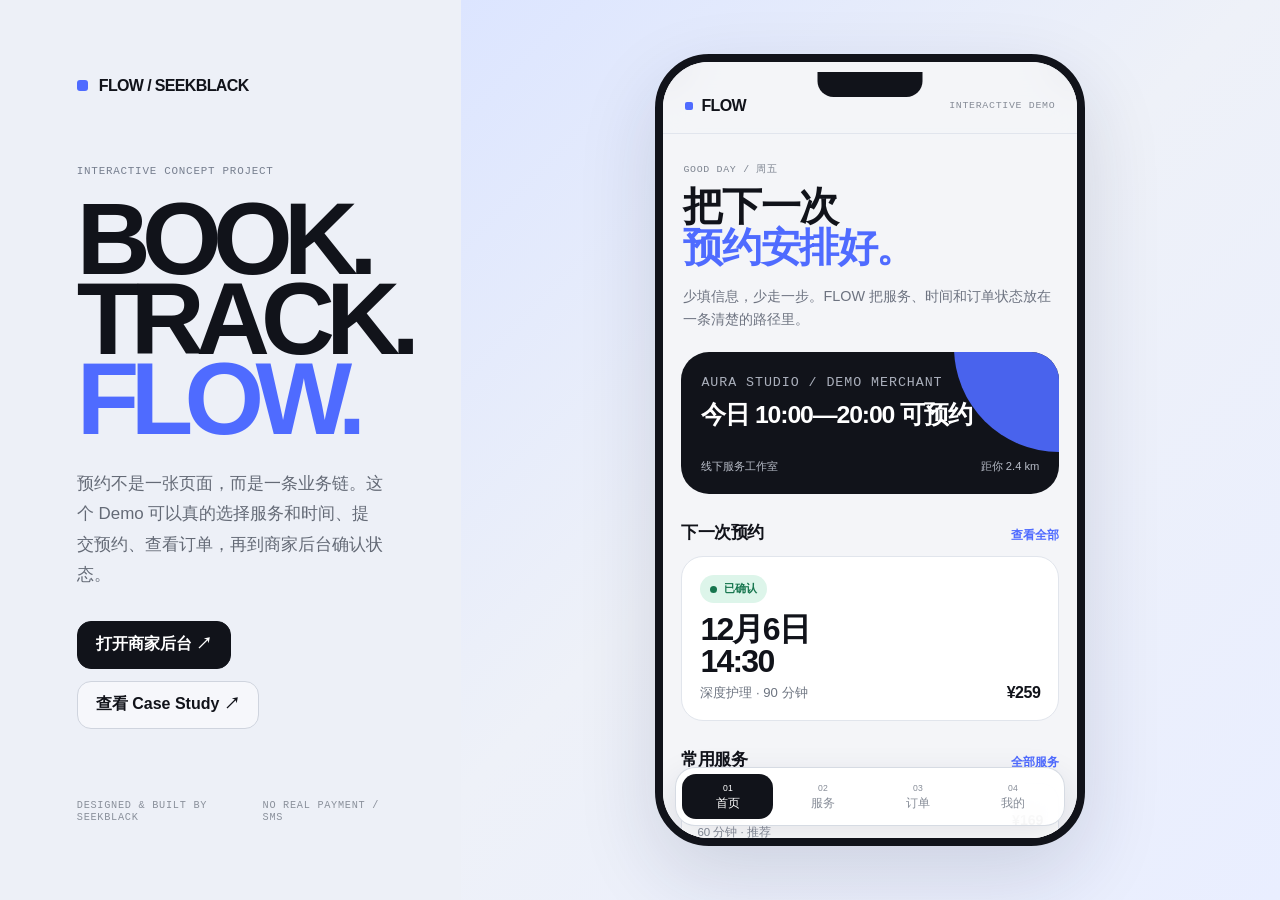
<file: index.html>
<!doctype html>
<html lang="zh-CN">
<head>
  <meta charset="utf-8"><meta name="viewport" content="width=device-width,initial-scale=1,viewport-fit=cover">
  <meta name="robots" content="noindex,follow"><meta name="description" content="FLOW — 可交互预约、订单、会员与商家后台概念 Demo，由 SEEKBLACK 设计与开发。"><meta name="theme-color" content="#11131a">
  <link rel="icon" href="/assets/favicon.svg"><link rel="stylesheet" href="/assets/styles.css?v=20260830-final">
  <title>FLOW — Interactive Mini Program Demo</title>
</head>
<body>
<a class="skip-link" href="#main">跳到主要内容</a>
<div class="demo-shell">
  <aside class="demo-brief" aria-label="FLOW Demo 说明">
    <a class="brief-brand" href="https://seekblack.cn/work/flow/"><i></i>FLOW / SEEKBLACK</a>
    <div class="brief-copy"><div class="brief-kicker mono">INTERACTIVE CONCEPT PROJECT</div><h1>BOOK.<br>TRACK.<br><span>FLOW.</span></h1><p>预约不是一张页面，而是一条业务链。这个 Demo 可以真的选择服务和时间、提交预约、查看订单，再到商家后台确认状态。</p><div class="brief-actions"><a class="brief-link primary" href="/admin/">打开商家后台 ↗</a><a class="brief-link" href="https://seekblack.cn/work/flow/">查看 Case Study ↗</a></div></div>
    <div class="brief-foot mono"><span>DESIGNED & BUILT BY SEEKBLACK</span><span>NO REAL PAYMENT / SMS</span></div>
  </aside>
  <main class="device-stage"><section class="phone-shell" aria-label="FLOW 小程序交互演示"><div class="phone-viewport" id="app"></div></section></main>
</div>
<script src="/assets/app.js?v=20260830-final" defer></script>
</body>
</html>
</file>
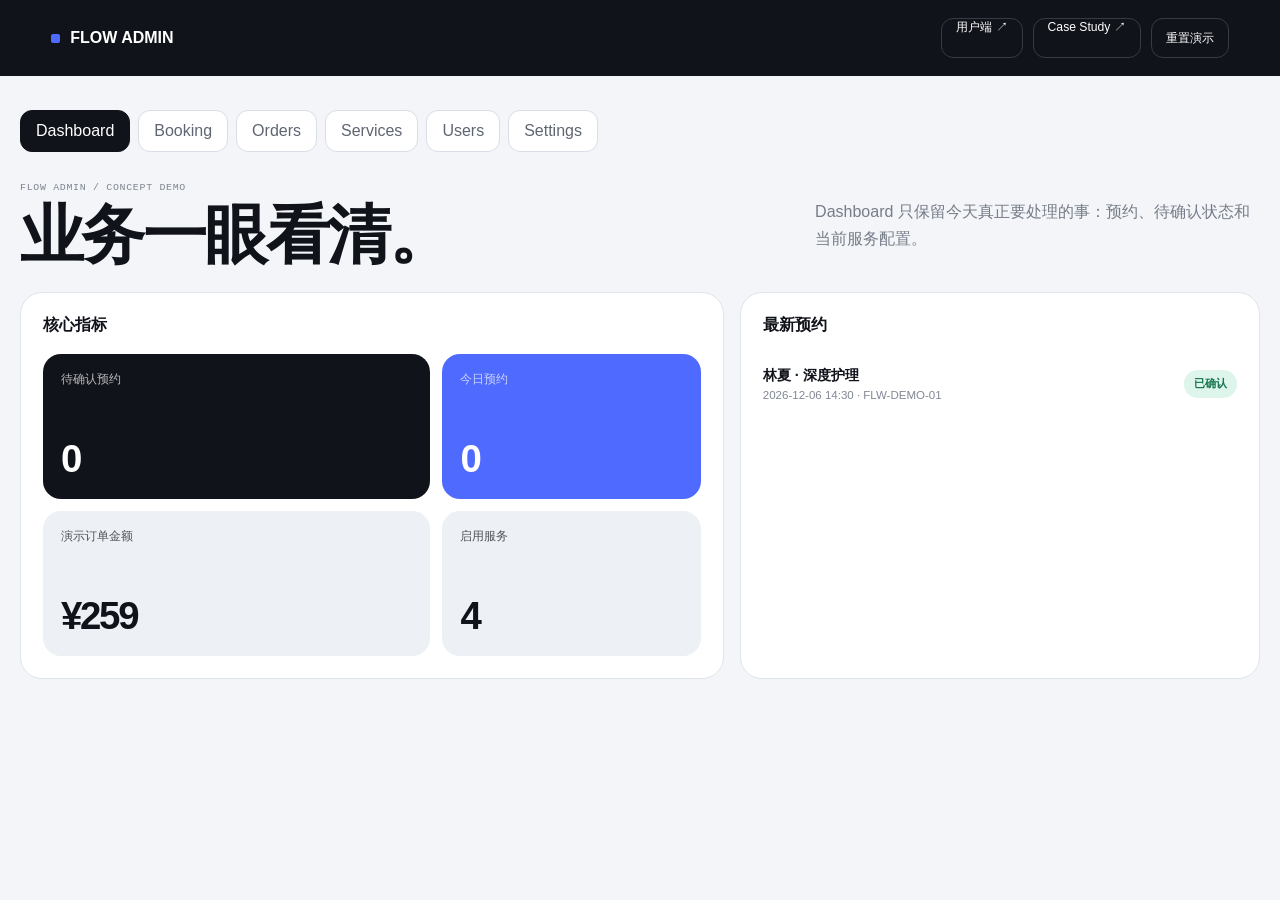
<file: admin/index.html>
<!doctype html>
<html lang="zh-CN">
<head>
  <meta charset="utf-8"><meta name="viewport" content="width=device-width,initial-scale=1,viewport-fit=cover">
  <meta name="robots" content="noindex,follow"><meta name="description" content="FLOW 商家管理后台交互 Demo。"><meta name="theme-color" content="#11131a">
  <link rel="icon" href="/assets/favicon.svg"><link rel="stylesheet" href="/assets/styles.css?v=20260830-final">
  <title>FLOW Admin — Interactive Demo</title>
</head>
<body class="admin-page">
<a class="skip-link" href="#admin-app">跳到后台内容</a>
<header class="admin-topbar"><a class="admin-brand" href="/"><i></i>FLOW ADMIN</a><div class="admin-top-actions"><a href="/" class="hide-mobile">用户端 ↗</a><a href="https://seekblack.cn/work/flow/" class="hide-mobile">Case Study ↗</a><button type="button" data-reset-admin>重置演示</button></div></header>
<main class="admin-layout" id="admin-app"></main>
<script src="/assets/admin.js?v=20260830-final" defer></script>
</body>
</html>
</file>
<file: assets/styles.css>
:root{
  --ink:#11131a;--paper:#f4f5f8;--surface:#fff;--muted:#6f7480;--line:#dfe3eb;--blue:#4f6bff;--blue-soft:#e9edff;--green:#18a66a;--red:#c84b56;--amber:#bc7a11;--r:26px;--shadow:0 30px 80px rgba(26,37,72,.14)
}
*{box-sizing:border-box}html{scroll-behavior:smooth;background:#edf0f7}body{margin:0;color:var(--ink);font-family:ui-sans-serif,-apple-system,BlinkMacSystemFont,"Segoe UI Variable","Segoe UI","PingFang SC","Microsoft YaHei",Arial,sans-serif;-webkit-font-smoothing:antialiased}button,input,select{font:inherit}button,a{tap-highlight-color:transparent;-webkit-tap-highlight-color:transparent}button{color:inherit}a{color:inherit;text-decoration:none}img,svg{display:block;max-width:100%}::selection{background:var(--blue);color:#fff}:focus-visible{outline:3px solid rgba(79,107,255,.45);outline-offset:3px}.mono{font-family:"SFMono-Regular",Consolas,"Liberation Mono",monospace;letter-spacing:.07em}.skip-link{position:fixed;left:16px;top:12px;z-index:1000;background:#11131a;color:#fff;padding:10px 14px;border-radius:10px;transform:translateY(-180%);transition:.2s}.skip-link:focus{transform:none}

/* Desktop presentation */
.demo-shell{min-height:100dvh;display:grid;grid-template-columns:minmax(320px,.72fr) minmax(540px,1.28fr);background:#edf0f7}.demo-brief{padding:clamp(42px,6vw,96px);display:flex;flex-direction:column;justify-content:space-between;position:sticky;top:0;height:100dvh}.brief-brand{display:flex;align-items:center;gap:11px;font-weight:900;letter-spacing:-.04em}.brief-brand i{width:11px;height:11px;border-radius:3px;background:var(--blue)}.brief-copy{max-width:560px}.brief-kicker{font-size:.68rem;color:#777f8f;text-transform:uppercase;margin-bottom:22px}.brief-copy h1{font-size:clamp(4.4rem,8vw,8.4rem);line-height:.78;letter-spacing:-.085em;margin:0}.brief-copy h1 span{color:var(--blue)}.brief-copy p{max-width:45ch;font-size:1.06rem;line-height:1.8;color:#646a76;margin:30px 0 0}.brief-actions{display:flex;gap:12px;flex-wrap:wrap;margin-top:30px}.brief-link{display:inline-flex;align-items:center;justify-content:center;min-height:48px;padding:0 18px;border-radius:14px;border:1px solid #cfd4de;font-weight:760;background:rgba(255,255,255,.5)}.brief-link.primary{background:var(--ink);color:#fff;border-color:var(--ink)}.brief-foot{display:flex;justify-content:space-between;gap:18px;color:#8a909b;font-size:.64rem;text-transform:uppercase}.device-stage{min-width:0;display:grid;place-items:center;padding:54px;background:linear-gradient(135deg,#dce5ff,#eef1f8 46%,#e9eeff)}.phone-shell{width:min(430px,100%);height:min(860px,calc(100dvh - 108px));min-height:650px;border:8px solid #11131a;border-radius:54px;background:var(--paper);overflow:hidden;box-shadow:var(--shadow);position:relative}.phone-shell:before{content:"";position:absolute;z-index:20;top:10px;left:50%;transform:translateX(-50%);width:105px;height:25px;border-radius:0 0 16px 16px;background:#11131a;pointer-events:none}.phone-viewport{height:100%;overflow:hidden;background:var(--paper)}

/* App shell */
.app{height:100%;display:flex;flex-direction:column;min-width:0}.app-top{height:72px;flex:0 0 auto;padding:27px 22px 11px;display:flex;align-items:center;justify-content:space-between;background:rgba(244,245,248,.92);backdrop-filter:blur(14px);border-bottom:1px solid rgba(223,227,235,.85);position:relative;z-index:6}.app-logo{display:flex;align-items:center;gap:8px;font-weight:900;letter-spacing:-.04em}.app-logo i{width:8px;height:8px;border-radius:2px;background:var(--blue)}.app-context{font-size:.62rem;color:#868c97;text-transform:uppercase}.app-main{flex:1;min-height:0;overflow-y:auto;overscroll-behavior:contain;padding:18px 18px 112px;scrollbar-width:none}.app-main::-webkit-scrollbar{display:none}.bottom-nav{position:absolute;z-index:8;left:12px;right:12px;bottom:12px;display:grid;grid-template-columns:repeat(4,1fr);gap:4px;padding:6px;background:rgba(255,255,255,.92);backdrop-filter:blur(18px);border:1px solid rgba(210,215,224,.9);border-radius:20px;box-shadow:0 12px 35px rgba(22,34,66,.12)}.bottom-nav button{border:0;background:transparent;border-radius:14px;padding:9px 4px 8px;cursor:pointer;color:#878d98;font-size:.72rem;display:grid;gap:3px}.bottom-nav button small{font-size:.54rem}.bottom-nav button.active{background:#11131a;color:#fff}.screen{animation:screenIn .28s ease both}@keyframes screenIn{from{opacity:0;transform:translateY(8px)}to{opacity:1;transform:none}}

/* Common */
.eyebrow{font-size:.62rem;color:#7d8490;text-transform:uppercase;margin-bottom:10px}.screen-title{font-size:2.25rem;line-height:.95;letter-spacing:-.065em;margin:0}.screen-sub{color:#6d7380;line-height:1.65;font-size:.9rem;margin:12px 0 0}.section-title{display:flex;align-items:end;justify-content:space-between;gap:14px;margin:26px 0 12px}.section-title h2{font-size:1.08rem;letter-spacing:-.03em;margin:0}.section-title button,.text-link{border:0;background:none;padding:0;color:var(--blue);font-size:.78rem;font-weight:760;cursor:pointer}.card{background:#fff;border:1px solid #e1e5ec;border-radius:22px;padding:18px}.card.soft{background:var(--blue-soft);border-color:#d7defd}.chip{display:inline-flex;align-items:center;min-height:28px;padding:0 10px;border-radius:999px;background:#eef0f4;color:#5f6671;font-size:.68rem;font-weight:750}.chip.blue{background:#dfe5ff;color:#334fdd}.chip.green{background:#ddf5ea;color:#16754e}.chip.amber{background:#f8ecd2;color:#8f5b07}.btn{border:0;border-radius:16px;min-height:50px;padding:0 18px;font-weight:820;cursor:pointer;transition:transform .18s ease,background .18s ease}.btn:active{transform:scale(.985)}.btn:disabled{opacity:.42;cursor:not-allowed;transform:none}.btn.primary{background:#11131a;color:#fff}.btn.blue{background:var(--blue);color:#fff}.btn.ghost{background:#fff;border:1px solid #d9dde6}.btn.full{width:100%}.button-row{display:grid;grid-template-columns:1fr 1fr;gap:10px}.back-row{display:flex;align-items:center;justify-content:space-between;margin-bottom:18px}.back-btn{border:0;background:#fff;border:1px solid #dfe3eb;border-radius:12px;min-height:38px;padding:0 12px;cursor:pointer;font-weight:760}.status-dot{display:inline-block;width:7px;height:7px;border-radius:50%;margin-right:7px;background:currentColor}.price{font-variant-numeric:tabular-nums;font-weight:900;letter-spacing:-.03em}.empty{padding:38px 20px;text-align:center;color:#7a808c}.empty strong{display:block;color:#262a33;margin-bottom:8px}

/* Home */
.hero-greeting{padding:10px 2px 2px}.hero-greeting h1{font-size:2.48rem;line-height:.96;letter-spacing:-.06em;margin:7px 0 16px}.hero-greeting h1 span{color:var(--blue)}.merchant-card{margin-top:18px;background:#11131a;color:#fff;border-radius:28px;padding:20px;position:relative;overflow:hidden}.merchant-card:after{content:"";position:absolute;width:210px;height:210px;right:-105px;top:-110px;border-radius:50%;background:var(--blue);opacity:.92}.merchant-card>*{position:relative;z-index:1}.merchant-card small{color:#abb0bc}.merchant-card h2{font-size:1.55rem;letter-spacing:-.045em;margin:8px 0 28px}.merchant-meta{display:flex;justify-content:space-between;gap:12px;font-size:.7rem;color:#b8bdc8}.next-card{display:grid;grid-template-columns:1fr auto;gap:16px;align-items:end}.next-card .chip{display:flex;width:max-content;margin-bottom:10px}.next-date{font-size:2rem;line-height:.94;font-weight:900;letter-spacing:-.055em}.next-card p{margin:7px 0 0;color:#6d7480;font-size:.82rem}.service-strip{display:grid;gap:10px}.service-mini{display:grid;grid-template-columns:1fr auto;gap:14px;align-items:center;background:#fff;border:1px solid #e1e5ec;border-radius:18px;padding:15px;cursor:pointer}.service-mini h3{font-size:.96rem;margin:0 0 5px}.service-mini p{font-size:.72rem;color:#848a95;margin:0}.service-mini strong{font-size:.88rem}

/* Services */
.service-list{display:grid;gap:12px;margin-top:22px}.service-card{background:#fff;border:1px solid #dfe3eb;border-radius:22px;padding:18px;cursor:pointer}.service-card-top{display:flex;justify-content:space-between;gap:12px}.service-card h2{font-size:1.25rem;letter-spacing:-.04em;margin:0}.service-card p{font-size:.82rem;line-height:1.6;color:#777e89;margin:8px 0 14px}.service-footer{display:flex;justify-content:space-between;align-items:center;gap:12px;font-size:.72rem;color:#737a86}.service-hero{background:#11131a;color:#fff;border-radius:28px;padding:24px;margin-top:4px}.service-hero .eyebrow{color:#9fa5b1}.service-hero h1{font-size:2.5rem;line-height:.9;letter-spacing:-.065em;margin:8px 0 18px}.service-hero p{color:#c1c5cd;font-size:.88rem;line-height:1.65}.service-hero-foot{display:flex;justify-content:space-between;align-items:end;margin-top:30px}.service-hero-foot .price{font-size:1.8rem}.feature-list{display:grid;gap:0;margin-top:14px}.feature-list div{display:flex;justify-content:space-between;gap:20px;padding:14px 2px;border-bottom:1px solid #e0e4eb;font-size:.82rem}.feature-list span{color:#777e89}

/* Booking */
.progress{display:grid;grid-template-columns:repeat(3,1fr);gap:6px;margin:14px 0 22px}.progress i{height:4px;background:#dfe3eb;border-radius:99px}.progress i.on{background:var(--blue)}.date-grid{display:grid;grid-template-columns:repeat(3,1fr);gap:8px;margin:18px 0}.date-btn{border:1px solid #dfe3eb;background:#fff;border-radius:16px;padding:13px 8px;display:grid;gap:4px;cursor:pointer}.date-btn small{font-size:.62rem;color:#848b96}.date-btn strong{font-size:1.12rem}.date-btn.selected{background:#11131a;color:#fff;border-color:#11131a}.date-btn.selected small{color:#bbc0ca}.time-grid{display:grid;grid-template-columns:repeat(3,1fr);gap:8px;margin-top:14px}.time-btn{border:1px solid #dfe3eb;background:#fff;border-radius:14px;min-height:44px;font-weight:760;cursor:pointer}.time-btn.selected{background:var(--blue);color:#fff;border-color:var(--blue)}.booking-summary{display:grid;gap:10px;margin:18px 0}.summary-row{display:flex;justify-content:space-between;gap:20px;font-size:.82rem;padding:10px 0;border-bottom:1px solid #e1e4ea}.summary-row span{color:#7b818c}.form-grid{display:grid;gap:12px;margin-top:18px}.field{display:grid;gap:7px}.field label{font-size:.72rem;color:#6f7681}.field input{width:100%;min-height:48px;border:1px solid #d9dee7;border-radius:14px;background:#fff;padding:0 14px;color:#11131a}.field input:focus{border-color:var(--blue);outline:3px solid rgba(79,107,255,.12)}.form-error{min-height:20px;color:var(--red);font-size:.72rem}.sticky-action{position:sticky;bottom:-1px;padding-top:14px;background:linear-gradient(transparent,#f4f5f8 30%)}

/* Success */
.success{text-align:center;padding:34px 8px}.success-mark{width:82px;height:82px;margin:10px auto 24px;border-radius:28px;background:#11131a;color:#fff;display:grid;place-items:center;font-size:2.5rem;font-weight:900}.success h1{font-size:2.35rem;letter-spacing:-.06em;margin:0}.success p{color:#747b87;line-height:1.65;font-size:.88rem}.success-code{margin:20px 0;background:#fff;border:1px solid #e1e5ec;border-radius:18px;padding:15px;font-size:.72rem;color:#777f8b}.success-code strong{display:block;color:#11131a;font-size:1rem;margin-top:5px}

/* Orders & member */
.order-list{display:grid;gap:10px;margin-top:20px}.order-card{background:#fff;border:1px solid #dfe3eb;border-radius:20px;padding:16px;cursor:pointer}.order-card-top{display:flex;justify-content:space-between;gap:12px}.order-card h3{font-size:1rem;margin:0}.order-card p{font-size:.74rem;color:#7c838f;margin:6px 0 0}.order-card .chip{margin-top:14px}.order-detail-hero{background:#fff;border:1px solid #e1e5ec;border-radius:24px;padding:20px}.order-detail-hero h1{font-size:1.7rem;letter-spacing:-.05em;margin:11px 0 5px}.member-hero{background:linear-gradient(135deg,#11131a,#252b3e);color:#fff;border-radius:28px;padding:22px;margin-top:8px}.member-name{font-size:2rem;font-weight:900;letter-spacing:-.055em}.member-level{display:flex;justify-content:space-between;align-items:end;margin-top:28px}.member-level strong{font-size:2.25rem;color:#91a2ff}.stat-grid{display:grid;grid-template-columns:1fr 1fr;gap:10px;margin-top:12px}.stat-card{background:#fff;border:1px solid #e1e5ec;border-radius:18px;padding:16px}.stat-card strong{display:block;font-size:1.55rem;letter-spacing:-.04em}.stat-card span{color:#818793;font-size:.7rem}.settings-list{margin-top:20px;border-top:1px solid #dfe3eb}.settings-list button{width:100%;border:0;background:transparent;border-bottom:1px solid #dfe3eb;display:flex;justify-content:space-between;padding:16px 2px;cursor:pointer}

/* Admin */
.admin-page{min-height:100dvh;background:#f3f5f8}.admin-topbar{height:76px;background:#11131a;color:#fff;display:flex;align-items:center;justify-content:space-between;padding:0 clamp(20px,4vw,64px);position:sticky;top:0;z-index:20}.admin-brand{display:flex;align-items:center;gap:10px;font-weight:900}.admin-brand i{width:9px;height:9px;border-radius:2px;background:var(--blue)}.admin-top-actions{display:flex;align-items:center;gap:10px}.admin-top-actions a,.admin-top-actions button{border:1px solid #373b46;background:transparent;color:#fff;border-radius:12px;min-height:40px;padding:0 14px;cursor:pointer;font-size:.76rem}.admin-layout{width:min(1460px,calc(100% - 40px));margin:0 auto;padding:34px 0 70px}.admin-nav{display:flex;gap:8px;flex-wrap:wrap;margin-bottom:30px}.admin-nav button{border:1px solid #d8dde6;background:#fff;border-radius:12px;min-height:42px;padding:0 15px;cursor:pointer;color:#5f6672}.admin-nav button.active{background:#11131a;color:#fff;border-color:#11131a}.admin-head{display:grid;grid-template-columns:1fr auto;gap:24px;align-items:end;margin-bottom:24px}.admin-head h1{font-size:clamp(2.6rem,5vw,5.5rem);line-height:.86;letter-spacing:-.07em;margin:0}.admin-head p{color:#767d88;max-width:50ch;line-height:1.65}.admin-grid{display:grid;grid-template-columns:1.15fr .85fr;gap:16px}.panel{background:#fff;border:1px solid #e0e4eb;border-radius:22px;padding:22px}.panel h2{font-size:1rem;margin:0 0 18px}.metric-grid{display:grid;grid-template-columns:1.2fr .8fr;gap:12px}.metric{min-height:145px;border-radius:18px;padding:18px;background:#edf0f5;display:flex;flex-direction:column;justify-content:space-between}.metric.primary{background:#11131a;color:#fff}.metric.blue{background:var(--blue);color:#fff}.metric span{font-size:.72rem;opacity:.7}.metric strong{font-size:2.4rem;letter-spacing:-.06em}.booking-table{width:100%;border-collapse:collapse;font-size:.8rem}.booking-table th{text-align:left;color:#7b828e;font-size:.68rem;font-weight:650;padding:0 10px 10px;border-bottom:1px solid #e1e5ec}.booking-table td{padding:13px 10px;border-bottom:1px solid #edf0f4;vertical-align:middle}.booking-table button{border:0;border-radius:9px;min-height:32px;padding:0 9px;cursor:pointer;font-size:.7rem}.booking-table .accept{background:#e1f4eb;color:#117349}.booking-table .cancel{background:#f7e5e7;color:#9b3440}.admin-list{display:grid;gap:10px}.admin-item{display:grid;grid-template-columns:1fr auto;gap:16px;align-items:center;border-bottom:1px solid #e7eaf0;padding:12px 0}.admin-item:last-child{border-bottom:0}.admin-item h3{font-size:.9rem;margin:0}.admin-item p{font-size:.72rem;color:#818894;margin:4px 0 0}.switch{width:44px;height:25px;border:0;border-radius:99px;background:#d8dde6;padding:3px;cursor:pointer}.switch:after{content:"";display:block;width:19px;height:19px;border-radius:50%;background:#fff;transition:transform .2s}.switch.on{background:var(--blue)}.switch.on:after{transform:translateX(19px)}.filter-row{display:flex;gap:8px;flex-wrap:wrap;margin-bottom:18px}.filter-row button{border:1px solid #dce1e9;background:#fff;border-radius:10px;min-height:36px;padding:0 12px;cursor:pointer;font-size:.72rem}.filter-row button.active{background:#11131a;color:#fff}.admin-note{color:#7d8490;font-size:.72rem;line-height:1.6}.user-grid{display:grid;grid-template-columns:repeat(3,1fr);gap:12px}.user-card{background:#fff;border:1px solid #e0e4eb;border-radius:18px;padding:18px}.user-card strong{font-size:1rem}.user-card p{font-size:.72rem;color:#7d8490;line-height:1.5}.settings-grid{display:grid;grid-template-columns:1fr 1fr;gap:14px}.setting-block{background:#fff;border:1px solid #e0e4eb;border-radius:18px;padding:18px}.setting-block h3{margin:0 0 10px}.setting-block p{color:#7c838f;font-size:.78rem;line-height:1.6}.setting-block select{width:100%;min-height:42px;border:1px solid #dce1e9;border-radius:10px;padding:0 10px;background:#fff}

@media(max-width:980px){.demo-shell{grid-template-columns:1fr}.demo-brief{display:none}.device-stage{padding:0;background:var(--paper);display:block}.phone-shell{width:100%;height:100dvh;min-height:0;border:0;border-radius:0;box-shadow:none}.phone-shell:before{display:none}.app-top{padding-top:13px;height:58px}.bottom-nav{position:fixed}.admin-grid{grid-template-columns:1fr}.user-grid{grid-template-columns:1fr 1fr}}
@media(max-width:680px){.admin-topbar{height:auto;min-height:68px;padding:12px 16px}.admin-top-actions .hide-mobile{display:none}.admin-layout{width:calc(100% - 24px);padding-top:22px}.admin-head{grid-template-columns:1fr}.admin-head h1{font-size:14vw}.admin-nav{flex-wrap:nowrap;overflow-x:auto;padding-bottom:4px;scrollbar-width:none}.admin-nav::-webkit-scrollbar{display:none}.metric-grid,.settings-grid,.user-grid{grid-template-columns:1fr}.booking-table{min-width:680px}.table-scroll{overflow-x:auto}.panel{padding:16px}.admin-grid{gap:12px}}
@media(max-width:390px){.app-main{padding-left:14px;padding-right:14px}.screen-title{font-size:2rem}.hero-greeting h1{font-size:2.25rem;line-height:.98}.date-grid,.time-grid{grid-template-columns:repeat(3,1fr)}.date-btn{padding-inline:5px}.button-row{grid-template-columns:1fr}.bottom-nav{left:8px;right:8px;bottom:8px}}
@media(prefers-reduced-motion:reduce){html{scroll-behavior:auto}.screen{animation:none}.btn,.switch:after{transition:none}}


/* Final audit: Chinese typography, slots, and disabled states */
.screen-title{line-height:1.08;letter-spacing:-.035em;text-wrap:pretty}.hero-greeting h1{line-height:1.04;letter-spacing:-.035em}.service-hero h1{line-height:1.05;letter-spacing:-.035em}.success h1{line-height:1.06;letter-spacing:-.03em}.next-date{line-height:1}.admin-head h1{line-height:1.02;letter-spacing:-.04em;text-wrap:pretty}.slot-empty{grid-column:1/-1;border:1px dashed #d4d9e3;border-radius:14px;padding:16px;color:#777e89;font-size:.78rem;line-height:1.6;background:#fff}.date-btn:disabled{opacity:.42;cursor:not-allowed}.service-mini[role=button],.service-card[role=button],.order-card[role=button],.next-card[role=button]{outline-offset:3px}
@media(max-width:680px){.admin-head h1{font-size:clamp(2.3rem,12vw,4rem);line-height:1.04}}
</file>
